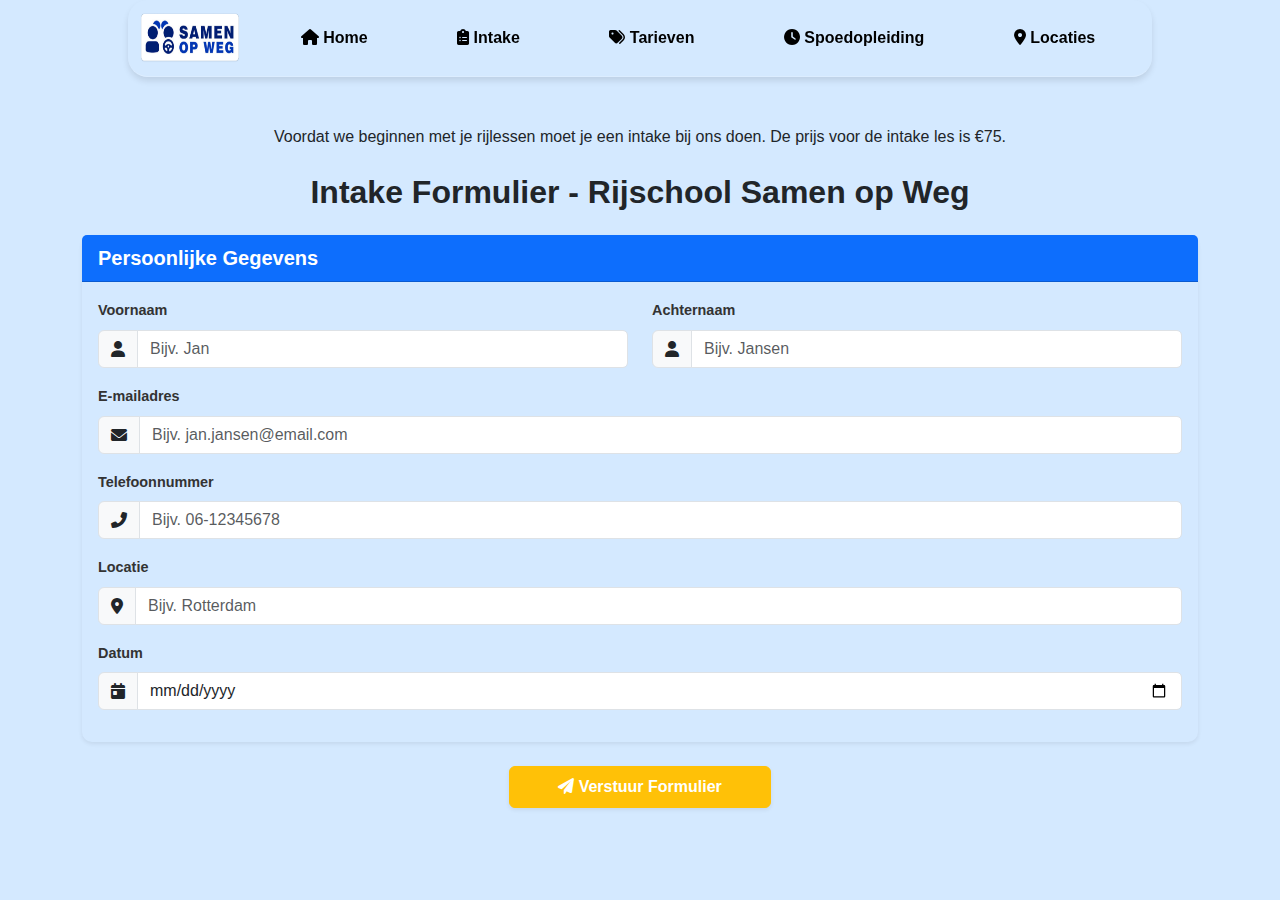
<file: pages/Intake.html>
<!DOCTYPE html>
<html lang="en">
<head>
    <meta charset="UTF-8">
    <meta name="viewport" content="width=device-width, initial-scale=1.0">
    <title>Rijschool Samen op Weg</title>
    <link rel="icon" href="../images/logo.png">

    <!-- Bootstrap imports -->
    <link href="https://cdn.jsdelivr.net/npm/bootstrap@5.3.3/dist/css/bootstrap.min.css" rel="stylesheet" integrity="sha384-QWTKZyjpPEjISv5WaRU9OFeRpok6YctnYmDr5pNlyT2bRjXh0JMhjY6hW+ALEwIH" crossorigin="anonymous">
    <script src="https://cdn.jsdelivr.net/npm/bootstrap@5.3.3/dist/js/bootstrap.bundle.min.js" integrity="sha384-YvpcrYf0tY3lHB60NNkmXc5s9fDVZLESaAA55NDzOxhy9GkcIdslK1eN7N6jIeHz" crossorigin="anonymous"></script>

    <!-- Font Awesome for Icons -->
    <link href="https://cdnjs.cloudflare.com/ajax/libs/font-awesome/6.0.0-beta3/css/all.min.css" rel="stylesheet">

    <link rel="stylesheet" href="/pages styling/Intake.css">
</head>
<body class="custom-bg">

    <nav class="navbar navbar-expand-lg navbar-light bg-transparent">
        <div class="container-fluid">
            <a class="navbar-brand d-flex align-items-center" href="#">
                <img class="logo" src="/images/logo.png" alt="Logo">
            </a>
            <button class="navbar-toggler" type="button" data-bs-toggle="collapse" data-bs-target="#navbarNav">
                <span class="navbar-toggler-icon"></span>
            </button>
            <div class="collapse navbar-collapse" id="navbarNav">
                <ul class="navbar-nav d-flex justify-content-around w-100">
                    <li class="nav-item">
                        <a class="nav-link text-black fw-bold" href="/index.html"><i class="fas fa-home"></i> Home</a>
                    </li>
                    <li class="nav-item">
                        <a class="nav-link text-black fw-bold" href="/pages/Intake.html"><i class="fas fa-clipboard-list"></i> Intake</a>
                    </li>
                    <li class="nav-item">
                        <a class="nav-link text-black fw-bold" href="/pages/Tarieven.html"><i class="fas fa-tags"></i> Tarieven</a>
                    </li>
                    <li class="nav-item">
                        <a class="nav-link text-black fw-bold" href="/pages/Spoedcurus.html"><i class="fas fa-clock"></i> Spoedopleiding</a>
                    </li>
                    <li class="nav-item">
                        <a class="nav-link text-black fw-bold" href="/pages/Locaties.html"><i class="fas fa-map-marker-alt"></i> Locaties</a>
                    </li>
                </ul>
            </div>
        </div>
    </nav>

    <div class="container mt-5">
        <div class="text-center mb-4">
            <p class="fw-light">
                Voordat we beginnen met je rijlessen moet je een intake bij ons doen. De prijs voor de intake les is <strong>€75</strong>.
            </p>
        </div>

        <h2 class="text-center mb-4 fw-bold">Intake Formulier - Rijschool Samen op Weg</h2>

        <form>
            <div class="card shadow-sm mb-4 custom-bg">
                <div class="card-header text-white bg-primary fw-bold">
                    Persoonlijke Gegevens
                </div>
                <div class="card-body">
                    <div class="row">
                        <div class="col-md-6">
                            <div class="mb-3">
                                <label for="firstName" class="form-label fw-bold">Voornaam</label>
                                <div class="input-group">
                                    <span class="input-group-text"><i class="fas fa-user"></i></span>
                                    <input type="text" class="form-control" id="firstName" placeholder="Bijv. Jan" required>
                                </div>
                            </div>
                        </div>
                        <div class="col-md-6">
                            <div class="mb-3">
                                <label for="lastName" class="form-label fw-bold">Achternaam</label>
                                <div class="input-group">
                                    <span class="input-group-text"><i class="fas fa-user"></i></span>
                                    <input type="text" class="form-control" id="lastName" placeholder="Bijv. Jansen" required>
                                </div>
                            </div>
                        </div>
                    </div>
                    <div class="mb-3">
                        <label for="email" class="form-label fw-bold">E-mailadres</label>
                        <div class="input-group">
                            <span class="input-group-text"><i class="fas fa-envelope"></i></span>
                            <input type="email" class="form-control" id="email" placeholder="Bijv. jan.jansen@email.com" required>
                        </div>
                    </div>
                    <div class="mb-3">
                        <label for="phone" class="form-label fw-bold">Telefoonnummer</label>
                        <div class="input-group">
                            <span class="input-group-text"><i class="fas fa-phone-alt"></i></span>
                            <input type="tel" class="form-control" id="phone" placeholder="Bijv. 06-12345678" required>
                        </div>
                    </div>
                    <div class="mb-3">
                        <label for="locatie" class="form-label fw-bold">Locatie</label>
                        <div class="input-group">
                            <span class="input-group-text"><i class="fas fa-map-marker-alt"></i></span>
                            <input type="text" class="form-control" id="locatie" placeholder="Bijv. Rotterdam" required>
                        </div>
                    </div>
                    <div class="mb-3">
                        <label for="dob" class="form-label fw-bold">Datum</label>
                        <div class="input-group">
                            <span class="input-group-text"><i class="fas fa-calendar-day"></i></span>
                            <input type="date" class="form-control" id="dob" required>
                        </div>
                    </div>
                </div>
            </div>

            <div class="text-center">
                <button type="submit" class="btn btn-warning px-5 py-2 fw-bold shadow-sm btn-hover">
                    <i class="fas fa-paper-plane"></i> Verstuur Formulier
                </button>
            </div>
        </form>
    </div>

</body>
</html>
</file>
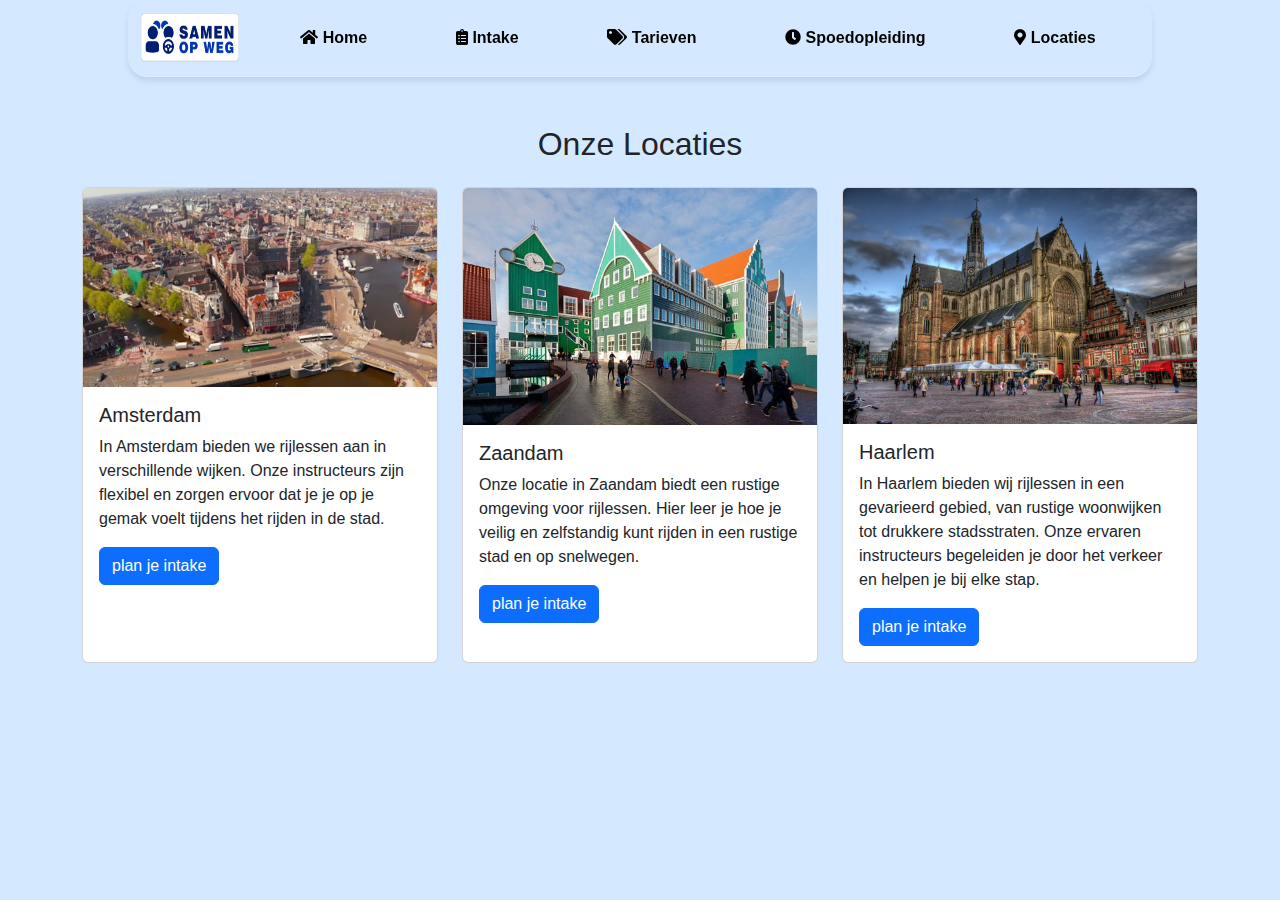
<file: pages/Locaties.html>
<!DOCTYPE html>
<html lang="en">
<head>
    <meta charset="UTF-8">
    <meta name="viewport" content="width=device-width, initial-scale=1.0">
    <title>Rijschool Samen op Weg</title>
    <link rel="icon" href="../images/logo.png">
    <!-- Bootstrap imports -->
    <link href="https://cdn.jsdelivr.net/npm/bootstrap@5.3.3/dist/css/bootstrap.min.css" rel="stylesheet" integrity="sha384-QWTKZyjpPEjISv5WaRU9OFeRpok6YctnYmDr5pNlyT2bRjXh0JMhjY6hW+ALEwIH" crossorigin="anonymous">
    <script src="https://cdn.jsdelivr.net/npm/bootstrap@5.3.3/dist/js/bootstrap.bundle.min.js" integrity="sha384-YvpcrYf0tY3lHB60NNkmXc5s9fDVZLESaAA55NDzOxhy9GkcIdslK1eN7N6jIeHz" crossorigin="anonymous"></script>

    <!--font-awesome to load some logos -->
    <link rel="stylesheet" href="https://cdnjs.cloudflare.com/ajax/libs/font-awesome/5.15.4/css/all.min.css">

    <link rel="stylesheet" href="/pages styling/Locaties.css">
</head>
<body class="custom-bg">
    
    <nav class="navbar navbar-expand-lg navbar-light bg-transparent">
        <div class="container-fluid">
            <a class="navbar-brand d-flex align-items-center" href="#">
                <img class="logo" src="/images/logo.png" alt="Logo">
            </a>
            <button class="navbar-toggler" type="button" data-bs-toggle="collapse" data-bs-target="#navbarNav">
                <span class="navbar-toggler-icon"></span>
            </button>
            <div class="collapse navbar-collapse" id="navbarNav">
                <ul class="navbar-nav d-flex justify-content-around w-100">
                    <li class="nav-item">
                        <a class="nav-link text-black fw-bold" href="/index.html"><i class="fas fa-home"></i> Home</a>
                    </li>
                    <li class="nav-item">
                        <a class="nav-link text-black fw-bold" href="/pages/Intake.html"><i class="fas fa-clipboard-list"></i> Intake</a>
                    </li>
                    <li class="nav-item">
                        <a class="nav-link text-black fw-bold" href="/pages/Tarieven.html"><i class="fas fa-tags"></i> Tarieven</a>
                    </li>
                    <li class="nav-item">
                        <a class="nav-link text-black fw-bold" href="/pages/Spoedcurus.html"><i class="fas fa-clock"></i> Spoedopleiding</a>
                    </li>
                    <li class="nav-item">
                        <a class="nav-link text-black fw-bold" href="/pages/Locaties.html"><i class="fas fa-map-marker-alt"></i> Locaties</a>
                    </li>
                </ul>
            </div>
        </div>
    </nav>

    <div class="container mt-5">
        <h2 class="text-center mb-4">Onze Locaties</h2>
    
        <div class="row">
            <div class="col-md-4 mb-4">
                <div class="card">
                    <img src="/images/amsterdam.png" class="card-img-top" alt="Amsterdam">
                    <div class="card-body">
                        <h5 class="card-title">Amsterdam</h5>
                        <p class="card-text">In Amsterdam bieden we rijlessen aan in verschillende wijken. Onze instructeurs zijn flexibel en zorgen ervoor dat je je op je gemak voelt tijdens het rijden in de stad.</p>
                        <a href="Intake.html" class="btn btn-primary">plan je intake</a>
                    </div>
                </div>
            </div>

            <div class="col-md-4 mb-4">
                <div class="card">
                    <img src="/images/zaandam.png" class="card-img-top" alt="Zaandam">
                    <div class="card-body">
                        <h5 class="card-title">Zaandam</h5>
                        <p class="card-text">Onze locatie in Zaandam biedt een rustige omgeving voor rijlessen. Hier leer je hoe je veilig en zelfstandig kunt rijden in een rustige stad en op snelwegen.</p>
                        <a href="Intake.html" class="btn btn-primary">plan je intake</a>
                    </div>
                </div>
            </div>

            <div class="col-md-4 mb-4">
                <div class="card">
                    <img src="/images/haarlem.png" class="card-img-top" alt="Haarlem">
                    <div class="card-body">
                        <h5 class="card-title">Haarlem</h5>
                        <p class="card-text">In Haarlem bieden wij rijlessen in een gevarieerd gebied, van rustige woonwijken tot drukkere stadsstraten. Onze ervaren instructeurs begeleiden je door het verkeer en helpen je bij elke stap.</p>
                        <a href="Intake.html" class="btn btn-primary">plan je intake</a>
                    </div>
                </div>
            </div>
        </div>
    </div>
</body>

</html>
</file>
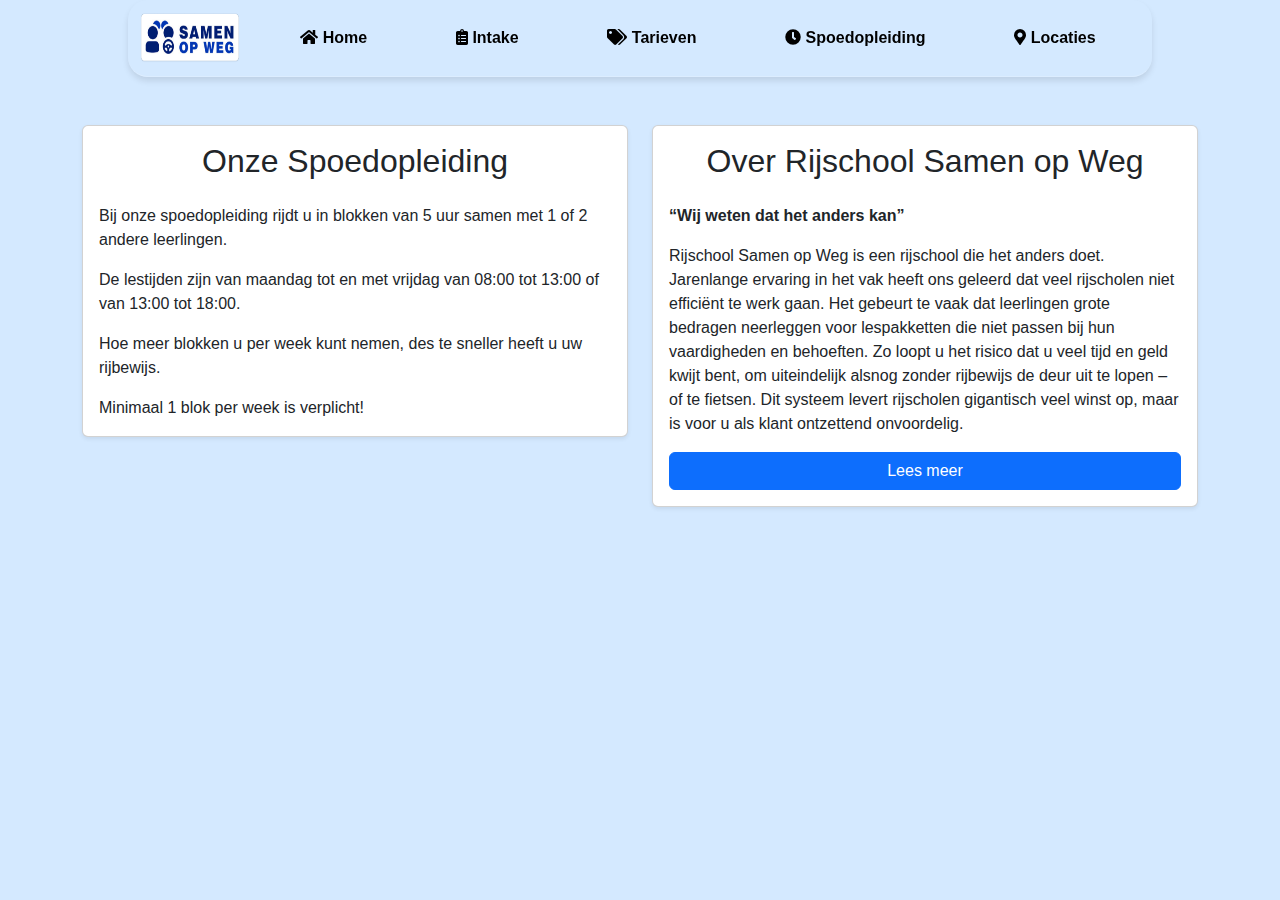
<file: pages/Spoedcurus.html>
<!DOCTYPE html>
<html lang="en">
<head>
    <meta charset="UTF-8">
    <meta name="viewport" content="width=device-width, initial-scale=1.0">
    <title>Rijschool Samen op Weg</title>
    <link rel="icon" href="../images/logo.png">
    <!-- Bootstrap imports -->
    <link href="https://cdn.jsdelivr.net/npm/bootstrap@5.3.3/dist/css/bootstrap.min.css" rel="stylesheet" integrity="sha384-QWTKZyjpPEjISv5WaRU9OFeRpok6YctnYmDr5pNlyT2bRjXh0JMhjY6hW+ALEwIH" crossorigin="anonymous">
    <script src="https://cdn.jsdelivr.net/npm/bootstrap@5.3.3/dist/js/bootstrap.bundle.min.js" integrity="sha384-YvpcrYf0tY3lHB60NNkmXc5s9fDVZLESaAA55NDzOxhy9GkcIdslK1eN7N6jIeHz" crossorigin="anonymous"></script>

    <!--font-awesome to load some logos -->
    <link rel="stylesheet" href="https://cdnjs.cloudflare.com/ajax/libs/font-awesome/5.15.4/css/all.min.css">

    <link rel="stylesheet" href="/pages styling/Spoedcursus.css">
</head>
<body class="custom-bg">
    <nav class="navbar navbar-expand-lg navbar-light bg-transparent">
        <div class="container-fluid">
            <a class="navbar-brand d-flex align-items-center" href="#">
                <img class="logo" src="/images/logo.png" alt="Logo">
            </a>
            <button class="navbar-toggler" type="button" data-bs-toggle="collapse" data-bs-target="#navbarNav">
                <span class="navbar-toggler-icon"></span>
            </button>
            <div class="collapse navbar-collapse" id="navbarNav">
                <ul class="navbar-nav d-flex justify-content-around w-100">
                    <li class="nav-item">
                        <a class="nav-link text-black fw-bold" href="/index.html"><i class="fas fa-home"></i> Home</a>
                    </li>
                    <li class="nav-item">
                        <a class="nav-link text-black fw-bold" href="/pages/Intake.html"><i class="fas fa-clipboard-list"></i> Intake</a>
                    </li>
                    <li class="nav-item">
                        <a class="nav-link text-black fw-bold" href="/pages/Tarieven.html"><i class="fas fa-tags"></i> Tarieven</a>
                    </li>
                    <li class="nav-item">
                        <a class="nav-link text-black fw-bold" href="/pages/Spoedcurus.html"><i class="fas fa-clock"></i> Spoedopleiding</a>
                    </li>
                    <li class="nav-item">
                        <a class="nav-link text-black fw-bold" href="/pages/Locaties.html"><i class="fas fa-map-marker-alt"></i> Locaties</a>
                    </li>
                </ul>
            </div>
        </div>
    </nav>

    <div class="container mt-5">
        <div class="row justify-content-center">
            <div class="col-md-6">
                <div class="card shadow-sm rounded">
                    <div class="card-body">
                        <h2 class="card-title text-center mb-4">Onze Spoedopleiding</h2>
                        <p class="card-text">
                            Bij onze spoedopleiding rijdt u in blokken van 5 uur samen met 1 of 2 andere leerlingen.
                        </p>
                        <p class="card-text">
                            De lestijden zijn van maandag tot en met vrijdag van 08:00 tot 13:00 of van 13:00 tot 18:00.
                        </p>
                        <p class="card-text">
                            Hoe meer blokken u per week kunt nemen, des te sneller heeft u uw rijbewijs.
                        </p>
                        <p class="card-text">
                            Minimaal 1 blok per week is verplicht!
                        </p>
                    </div>
                </div>
            </div>

            <div class="col-md-6">
                <div class="card shadow-sm rounded h-100">
                    <div class="card-body d-flex flex-column">
                        <h2 class="card-title text-center mb-4">Over Rijschool Samen op Weg</h2>
                        <p class="card-text">
                            <strong>“Wij weten dat het anders kan”</strong>
                        </p>
                        <p class="card-text">
                            Rijschool Samen op Weg is een rijschool die het anders doet. Jarenlange ervaring in het vak heeft ons geleerd dat veel rijscholen niet efficiënt te werk gaan. Het gebeurt te vaak dat leerlingen grote bedragen neerleggen voor lespakketten die niet passen bij hun vaardigheden en behoeften. Zo loopt u het risico dat u veel tijd en geld kwijt bent, om uiteindelijk alsnog zonder rijbewijs de deur uit te lopen – of te fietsen. Dit systeem levert rijscholen gigantisch veel winst op, maar is voor u als klant ontzettend onvoordelig.
                        </p>
                        <!-- Lees Meer knop -->
                        <div class="collapse" id="leesMeer">
                            <p class="card-text">
                                Dat moet anders kunnen, wisten wij. In tegenstelling tot andere rijscholen zorgen wij ervoor dat u van tevoren verzekerd bent van het behalen van een rijbewijs, en dat voor één vaste prijs. Rijschool Samen op Weg staat voor kwaliteit. Bij ons krijgt u op een efficiënte manier les, waardoor u het rijden sneller en met meer zekerheid onder de knie krijgt. Dankzij de kleinschalige en persoonlijke benadering krijgt u tijdens uw rijles alle aandacht die u verdient en nodig heeft om zonder problemen af te rijden en vervolgens met een goed gevoel de weg op te gaan.
                            </p>
                            <p class="card-text">
                                De belangrijkste factor is uw eigen motivatie – de rest regelen wij.
                            </p>
                            <p class="card-text">
                                Wilt u meer weten over de missie van Auto Rijschool Samen op Weg en wat wij voor u kunnen betekenen? Neem dan direct contact op.
                            </p>
                            <p class="card-text">
                                <strong>START NU</strong> en neem contact op voor een intake. Wij beantwoorden uw vragen graag!
                            </p>
                            <p class="card-text">
                                Bel <strong>06-15885337</strong> (Ook WhatsApp) of mail: <a href="mailto:info@rijschoolsamenopweg.nl">info@rijschoolsamenopweg.nl</a>
                            </p>
                        </div>
                        <button class="btn btn-primary mt-auto" data-bs-toggle="collapse" data-bs-target="#leesMeer" aria-expanded="false" aria-controls="leesMeer">
                            Lees meer
                        </button>
                    </div>
                </div>
            </div>
        </div>
    </div>
    

</body>
</html>
</file>
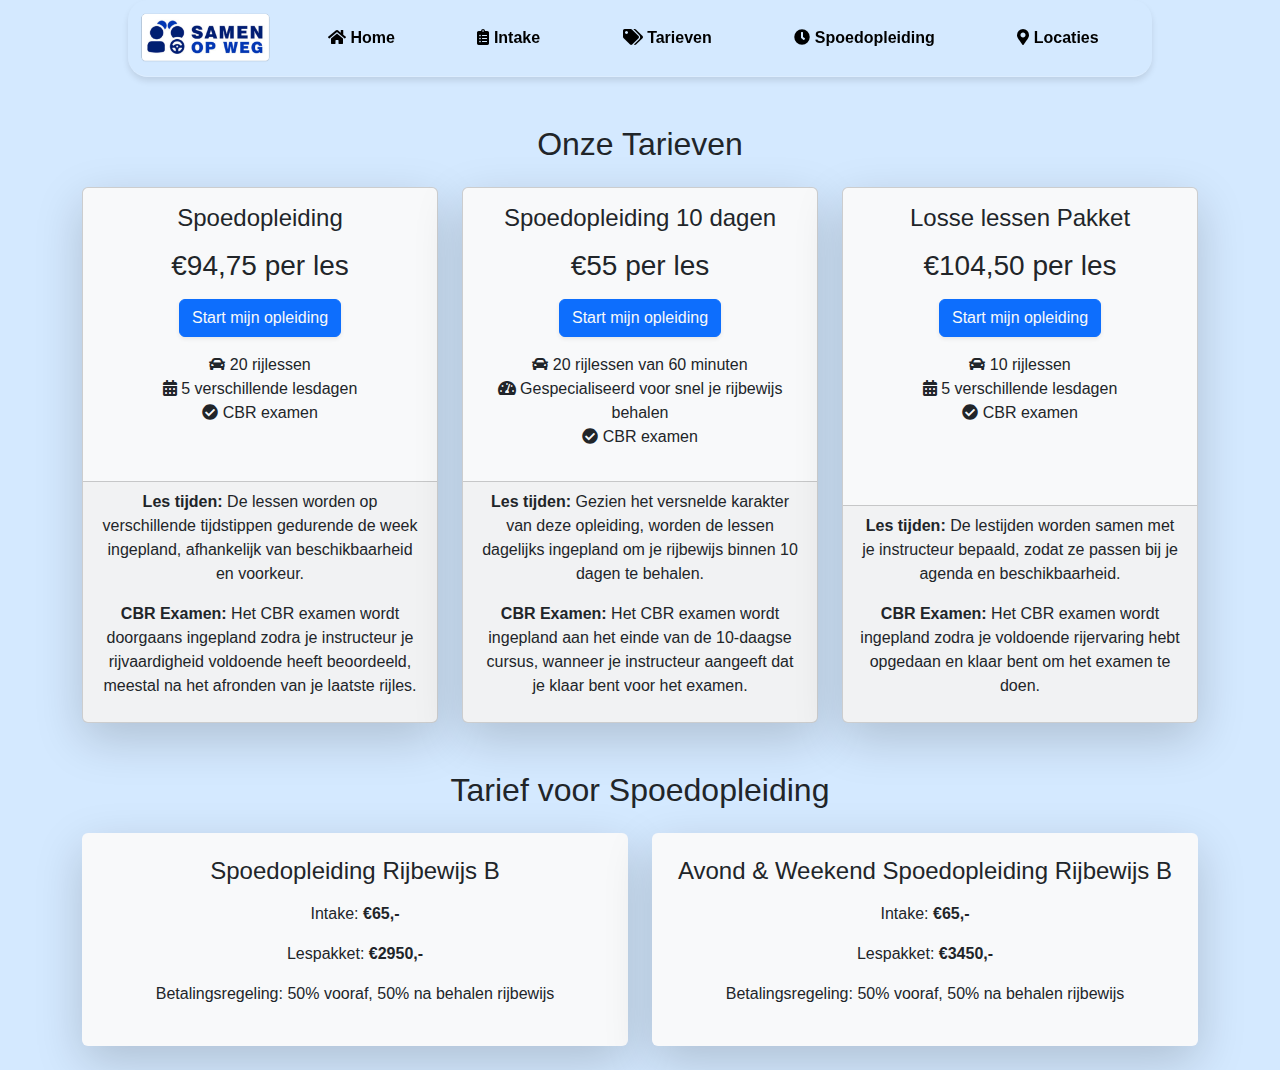
<file: pages/Tarieven.html>
<!DOCTYPE html>
<html lang="en">
<head>
    <meta charset="UTF-8">
    <meta name="viewport" content="width=device-width, initial-scale=1.0">
    <title>Rijschool Samen op Weg</title>
    <link rel="icon" href="../images/logo.png">
    <meta name="description" content="Rijschool samen op weg biedt betaalbare autorijlessen in Amsterdam, Haarlem en Zaandam. Haal snel en veilig je rijbewijs met onze ervaren instructeurs.">
    <meta name="keywords" content="rijschool, autorijles, rijbewijs, autorijden, rijschool [Stad], rijschool [Regio]">
    <meta property="og:title" content="Rijschool Samen op weg - Autorijlessen in Amsterdam, Haarlem en Zaandam">
    <meta property="og:description" content="Begin vandaag nog met autorijlessen bij rijschool samen op weg in Amsterdam, Haarlem en Zaandam. Ervaren instructeurs en een hoge slagingskans!">
    <meta property="og:image" src="/images/logo.png">
    <meta property="og:type" content="website">
    <meta property="og:url" content="#">


    <!-- Bootstrap imports -->
    <link href="https://cdn.jsdelivr.net/npm/bootstrap@5.3.3/dist/css/bootstrap.min.css" rel="stylesheet" integrity="sha384-QWTKZyjpPEjISv5WaRU9OFeRpok6YctnYmDr5pNlyT2bRjXh0JMhjY6hW+ALEwIH" crossorigin="anonymous">
    <script src="https://cdn.jsdelivr.net/npm/bootstrap@5.3.3/dist/js/bootstrap.bundle.min.js" integrity="sha384-YvpcrYf0tY3lHB60NNkmXc5s9fDVZLESaAA55NDzOxhy9GkcIdslK1eN7N6jIeHz" crossorigin="anonymous"></script>
    <!--font-awesome to load some logos -->
    <link rel="stylesheet" href="https://cdnjs.cloudflare.com/ajax/libs/font-awesome/5.15.4/css/all.min.css">

    <link rel="stylesheet" href="/pages styling/Tarieven.css">
</head>
<body class="custom-bg">
    <nav class="navbar navbar-expand-lg navbar-light bg-transparent">
        <div class="container-fluid">
            <a class="navbar-brand d-flex align-items-center" href="#">
                <img class="logo" src="/images/logo.png" alt="Logo">
            </a>
            <button class="navbar-toggler" type="button" data-bs-toggle="collapse" data-bs-target="#navbarNav">
                <span class="navbar-toggler-icon"></span>
            </button>
            <div class="collapse navbar-collapse" id="navbarNav">
                <ul class="navbar-nav d-flex justify-content-around w-100">
                    <li class="nav-item">
                        <a class="nav-link text-black fw-bold" href="/index.html"><i class="fas fa-home"></i> Home</a>
                    </li>
                    <li class="nav-item">
                        <a class="nav-link text-black fw-bold" href="/pages/Intake.html"><i class="fas fa-clipboard-list"></i> Intake</a>
                    </li>
                    <li class="nav-item">
                        <a class="nav-link text-black fw-bold" href="/pages/Tarieven.html"><i class="fas fa-tags"></i> Tarieven</a>
                    </li>
                    <li class="nav-item">
                        <a class="nav-link text-black fw-bold" href="/pages/Spoedcurus.html"><i class="fas fa-clock"></i> Spoedopleiding</a>
                    </li>
                    <li class="nav-item">
                        <a class="nav-link text-black fw-bold" href="/pages/Locaties.html"><i class="fas fa-map-marker-alt"></i> Locaties</a>
                    </li>
                </ul>
            </div>
        </div>
    </nav>

    <div class="container mt-5">
        <h2 class="text-center mb-4">Onze Tarieven</h2>
        <div class="row row-cols-1 row-cols-md-3 g-4">
            <div class="col">
                <div class="card h-100 text-center bg-light shadow-lg">
                    <div class="card-body">
                        <h4 class="card-title font-weight-bold mb-3">Spoedopleiding</h4>
                        <div class="h3 mb-3">€94,75 per les</div>
                        <a href="/pages/Intake.html" class="btn btn-primary text-light btn-block mb-3 shadow-sm">Start mijn opleiding</a>
                        <ul class="list-unstyled">
                            <li><i class="fas fa-car"></i> 20 rijlessen</li>
                            <li><i class="fas fa-calendar-alt"></i> 5 verschillende lesdagen</li>
                            <li><i class="fas fa-check-circle"></i> CBR examen</li>
                        </ul>
                    </div>
                    <div class="card-footer">
                        <p><strong>Les tijden:</strong> De lessen worden op verschillende tijdstippen gedurende de week ingepland, afhankelijk van beschikbaarheid en voorkeur.</p>
                        <p><strong>CBR Examen:</strong> Het CBR examen wordt doorgaans ingepland zodra je instructeur je rijvaardigheid voldoende heeft beoordeeld, meestal na het afronden van je laatste rijles.</p>
                    </div>
                </div>
            </div>
    
            <div class="col">
                <div class="card h-100 text-center bg-light shadow-lg">
                    <div class="card-body">
                        <h4 class="card-title font-weight-bold mb-3">Spoedopleiding 10 dagen</h4>
                        <div class="h3 mb-3">€55 per les</div>
                        <a href="/pages/Intake.html" class="btn btn-primary text-light btn-block mb-3 shadow-sm">Start mijn opleiding</a>
                        <ul class="list-unstyled">
                            <li><i class="fas fa-car"></i> 20 rijlessen van 60 minuten</li>
                            <li><i class="fas fa-tachometer-alt"></i> Gespecialiseerd voor snel je rijbewijs behalen</li>
                            <li><i class="fas fa-check-circle"></i> CBR examen</li>
                        </ul>
                    </div>
                    <div class="card-footer">
                        <p><strong>Les tijden:</strong> Gezien het versnelde karakter van deze opleiding, worden de lessen dagelijks ingepland om je rijbewijs binnen 10 dagen te behalen.</p>
                        <p><strong>CBR Examen:</strong> Het CBR examen wordt ingepland aan het einde van de 10-daagse cursus, wanneer je instructeur aangeeft dat je klaar bent voor het examen.</p>
                    </div>
                </div>
            </div>
    
            <div class="col">
                <div class="card h-100 text-center bg-light shadow-lg">
                    <div class="card-body">
                        <h4 class="card-title font-weight-bold mb-3">Losse lessen Pakket</h4>
                        <div class="h3 mb-3">€104,50 per les</div>
                        <a href="/pages/Intake.html" class="btn btn-primary text-light btn-block mb-3 shadow-sm">Start mijn opleiding</a>
                        <ul class="list-unstyled">
                            <li><i class="fas fa-car"></i> 10 rijlessen</li>
                            <li><i class="fas fa-calendar-alt"></i> 5 verschillende lesdagen</li>
                            <li><i class="fas fa-check-circle"></i> CBR examen</li>
                        </ul>
                    </div>
                    <div class="card-footer">
                        <p><strong>Les tijden:</strong> De lestijden worden samen met je instructeur bepaald, zodat ze passen bij je agenda en beschikbaarheid.</p>
                        <p><strong>CBR Examen:</strong> Het CBR examen wordt ingepland zodra je voldoende rijervaring hebt opgedaan en klaar bent om het examen te doen.</p>
                    </div>
                </div>
            </div>
        </div>
    </div>

    <div class="container mt-5">
        <h2 class="text-center mb-4">Tarief voor Spoedopleiding</h2>
        <div class="row">
            <div class="col-md-6 mb-4">
                <div class="p-4 rounded shadow-lg text-center hover-effect bg-light">
                    <h4 class="mb-3 font-weight-bold">Spoedopleiding Rijbewijs B</h4>
                    <p>Intake: <strong>€65,-</strong></p>
                    <p>Lespakket: <strong>€2950,-</strong></p>
                    <p>Betalingsregeling: 50% vooraf, 50% na behalen rijbewijs</p>
                </div>
            </div>
            <div class="col-md-6 mb-4">
                <div class="p-4 rounded shadow-lg text-center hover-effect bg-light">
                    <h4 class="mb-3 font-weight-bold">Avond & Weekend Spoedopleiding Rijbewijs B</h4>
                    <p>Intake: <strong>€65,-</strong></p>
                    <p>Lespakket: <strong>€3450,-</strong></p>
                    <p>Betalingsregeling: 50% vooraf, 50% na behalen rijbewijs</p>
                </div>
            </div>
        </div>
    </div>

</body>
</html>
</file>
<file: pages styling/Intake.css>
* {
    font-family: Arial, Helvetica, sans-serif;
}
.custom-bg {
    background-color: #d4e9ff;
}

.logo {
    width: 100px;
    height: 50px;
}

.card {
    border: none;
    border-radius: 10px;
}

.card-header {
    border-top-left-radius: 10px;
    border-top-right-radius: 10px;
    font-size: 1.25rem;
}


.form-label {
    font-size: 0.9rem;
    color: #333;
}

.form-control {
    border-radius: 5px;
}

.btn-warning {
    background-color: #ffc107;
    color: #fff;
    transition: background-color 0.3s ease;
}

.btn-warning:hover {
    background-color: #e0a800;
}

.btn-hover:hover {
    background-color: #ff7e00;
    color: white;
}

.navbar-nav .nav-link {
    transition: color 0.3s ease, background-color 0.3s ease;
}

.navbar {
    backdrop-filter: blur(10px) !important;
    -webkit-backdrop-filter: blur(10px) !important;
    box-shadow: 0 4px 6px rgba(0, 0, 0, 0.1);
    border-bottom: 1px solid rgba(255, 255, 255, 0.2);
    border-radius: 20px;
    width: 80%;
    margin: 0 auto;
}

.navbar-container {
    width: 100%;
    background-color: transparent;
}
@media (max-width: 768px) {
    .card {
        margin: 0 10px;
    }
}
</file>
<file: pages styling/Locaties.css>
* {
    font-family: Arial, Helvetica, sans-serif;
}

.custom-bg {
    background-color: #d4e9ff;
}

.logo {
    width: 100px;
    height: 50px;
}

.card {
    display: flex;
    flex-direction: column;
    justify-content: space-between;
    height: 100%;
}

.card-body {
    flex-grow: 1;
}


.navbar-nav .nav-link {
    transition: color 0.3s ease, background-color 0.3s ease;
}

.navbar {
    backdrop-filter: blur(10px) !important;
    -webkit-backdrop-filter: blur(10px) !important;
    box-shadow: 0 4px 6px rgba(0, 0, 0, 0.1);
    border-bottom: 1px solid rgba(255, 255, 255, 0.2);
    border-radius: 20px;
    width: 80%;
    margin: 0 auto;
}

.navbar-container {
    width: 100%;
    background-color: transparent;
}
</file>
<file: pages styling/Spoedcursus.css>
* {
    font-family: Arial, Helvetica, sans-serif;
}

.custom-bg {
    background-color: #d4e9ff;
}

.logo {
    width: 100px;
    height: 50px;
}

.navbar-nav .nav-link {
    transition: color 0.3s ease, background-color 0.3s ease;
}

.navbar {
    backdrop-filter: blur(10px) !important;
    -webkit-backdrop-filter: blur(10px) !important;
    box-shadow: 0 4px 6px rgba(0, 0, 0, 0.1);
    border-bottom: 1px solid rgba(255, 255, 255, 0.2);
    border-radius: 20px;
    width: 80%;
    margin: 0 auto;
}

.navbar-container {
    width: 100%;
    background-color: transparent;
}
</file>
<file: pages styling/Tarieven.css>
* {
    font-family: Arial, Helvetica, sans-serif;
}
.custom-bg {
    background-color: #d4e9ff;
}

.logo {
    width: 100px;
    height: 50px;
}

.navbar {
    background: rgba(255, 255, 255, 0.4);
    backdrop-filter: blur(12px) !important;
    -webkit-backdrop-filter: blur(12px) !important;
    box-shadow: 0 4px 6px rgba(0, 0, 0, 0.1);
    border-bottom: 1px solid rgba(255, 255, 255, 0.2);
    border-radius: 10px;
    transition: all 0.3s ease;
}

.navbar-nav .nav-link {
    transition: color 0.3s ease, background-color 0.3s ease;
    color: white;
}

.navbar-nav .nav-link:hover {
    color: #ffc107;
}

@media (max-width: 768px) {
    .navbar-nav {
        text-align: center;
    }
}

.navbar-brand img {
    height: 50px;
    width: auto;
}

.navbar {
    backdrop-filter: blur(10px) !important;
    -webkit-backdrop-filter: blur(10px) !important;
    box-shadow: 0 4px 6px rgba(0, 0, 0, 0.1);
    border-bottom: 1px solid rgba(255, 255, 255, 0.2);
    border-radius: 20px;
    width: 80%;
    margin: 0 auto;
}

.navbar-container {
    width: 100%;
    background-color: transparent;
}
</file>
